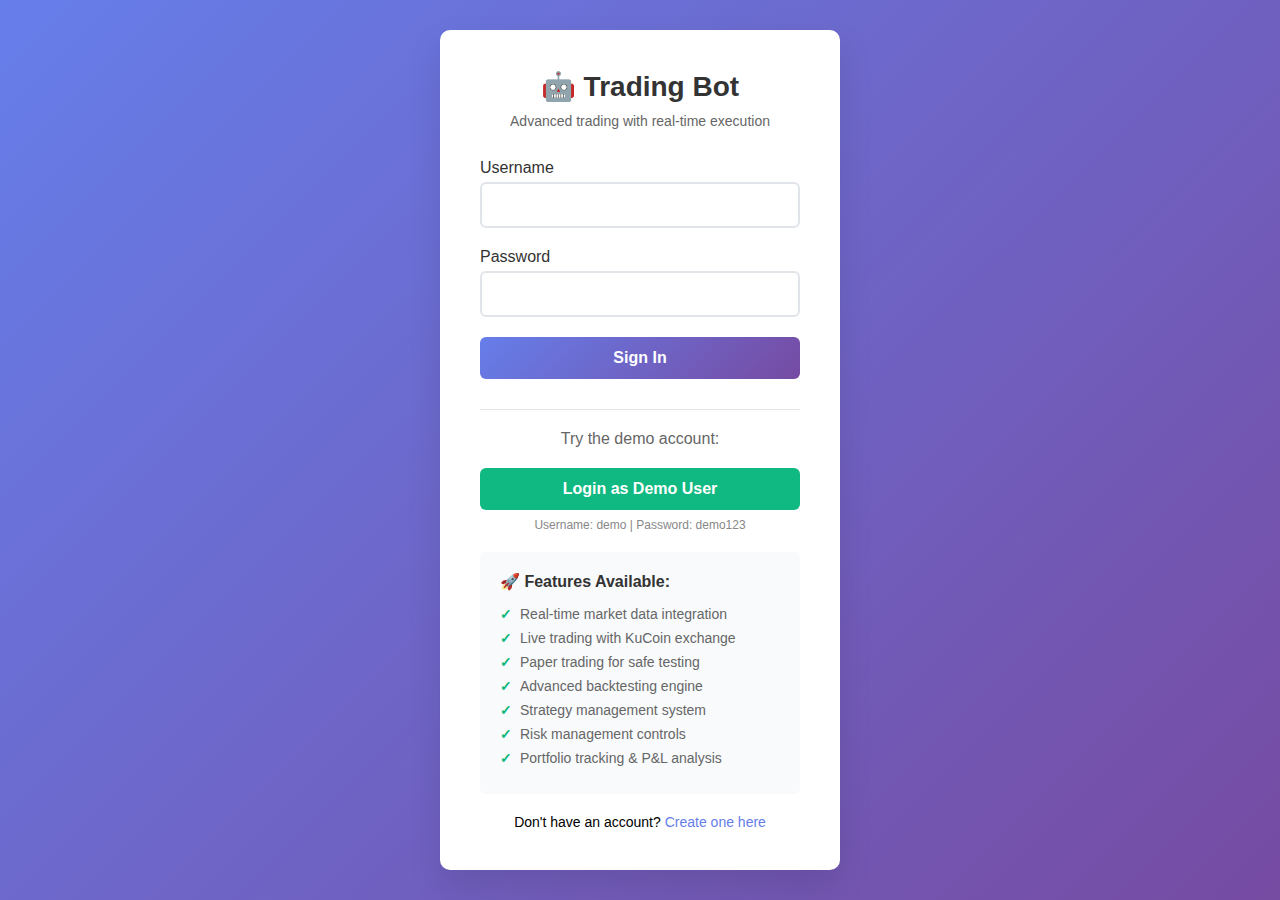
<file: src/interfaces/web/templates/login.html>
<!-- src/interfaces/web/templates/login.html -->

<!DOCTYPE html>
<html lang="en">
<head>
    <meta charset="UTF-8">
    <meta name="viewport" content="width=device-width, initial-scale=1.0">
    <title>Login - Light Trading Bot</title>
    <style>
        * {
            margin: 0;
            padding: 0;
            box-sizing: border-box;
        }

        body {
            font-family: 'Segoe UI', Tahoma, Geneva, Verdana, sans-serif;
            background: linear-gradient(135deg, #667eea 0%, #764ba2 100%);
            min-height: 100vh;
            display: flex;
            align-items: center;
            justify-content: center;
            padding: 20px;
        }

        .login-container {
            background: white;
            padding: 40px;
            border-radius: 10px;
            box-shadow: 0 15px 35px rgba(0, 0, 0, 0.1);
            width: 100%;
            max-width: 400px;
        }

        .login-header {
            text-align: center;
            margin-bottom: 30px;
        }

        .login-header h1 {
            color: #333;
            margin-bottom: 10px;
            font-size: 28px;
        }

        .login-header p {
            color: #666;
            font-size: 14px;
        }

        .form-group {
            margin-bottom: 20px;
        }

        .form-group label {
            display: block;
            margin-bottom: 5px;
            color: #333;
            font-weight: 500;
        }

        .form-group input {
            width: 100%;
            padding: 12px;
            border: 2px solid #e1e5e9;
            border-radius: 6px;
            font-size: 16px;
            transition: border-color 0.3s ease;
        }

        .form-group input:focus {
            outline: none;
            border-color: #667eea;
        }

        .btn {
            width: 100%;
            padding: 12px;
            background: linear-gradient(135deg, #667eea 0%, #764ba2 100%);
            color: white;
            border: none;
            border-radius: 6px;
            font-size: 16px;
            font-weight: 600;
            cursor: pointer;
            transition: transform 0.2s ease;
        }

        .btn:hover {
            transform: translateY(-2px);
        }

        .btn:disabled {
            opacity: 0.6;
            cursor: not-allowed;
            transform: none;
        }

        .demo-section {
            margin-top: 30px;
            padding-top: 20px;
            border-top: 1px solid #e1e5e9;
            text-align: center;
        }

        .demo-btn {
            background: #10b981;
            margin-top: 10px;
        }

        .error-message {
            background: #fee2e2;
            color: #dc2626;
            padding: 10px;
            border-radius: 6px;
            margin-bottom: 20px;
            font-size: 14px;
            display: none;
        }

        .success-message {
            background: #d1fae5;
            color: #059669;
            padding: 10px;
            border-radius: 6px;
            margin-bottom: 20px;
            font-size: 14px;
            display: none;
        }

        .register-link {
            text-align: center;
            margin-top: 20px;
            font-size: 14px;
        }

        .register-link a {
            color: #667eea;
            text-decoration: none;
        }

        .register-link a:hover {
            text-decoration: underline;
        }

        .loading-spinner {
            display: none;
            width: 20px;
            height: 20px;
            border: 2px solid #ffffff;
            border-top: 2px solid transparent;
            border-radius: 50%;
            animation: spin 1s linear infinite;
            margin: 0 auto;
        }

        @keyframes spin {
            0% { transform: rotate(0deg); }
            100% { transform: rotate(360deg); }
        }

        .features-list {
            background: #f8fafc;
            padding: 20px;
            border-radius: 6px;
            margin-top: 20px;
        }

        .features-list h3 {
            color: #333;
            margin-bottom: 15px;
            font-size: 16px;
        }

        .features-list ul {
            list-style: none;
            font-size: 14px;
            color: #666;
        }

        .features-list li {
            margin-bottom: 8px;
            position: relative;
            padding-left: 20px;
        }

        .features-list li:before {
            content: "✓";
            position: absolute;
            left: 0;
            color: #10b981;
            font-weight: bold;
        }
    </style>
</head>
<body>
    <div class="login-container">
        <div class="login-header">
            <h1>🤖 Trading Bot</h1>
            <p>Advanced trading with real-time execution</p>
        </div>

        <div id="error-message" class="error-message"></div>
        <div id="success-message" class="success-message"></div>

        <form id="login-form">
            <div class="form-group">
                <label for="username">Username</label>
                <input type="text" id="username" name="username" required>
            </div>

            <div class="form-group">
                <label for="password">Password</label>
                <input type="password" id="password" name="password" required>
            </div>

            <button type="submit" class="btn" id="login-btn">
                <span id="login-text">Sign In</span>
                <div id="login-spinner" class="loading-spinner"></div>
            </button>
        </form>

        <div class="demo-section">
            <p style="color: #666; margin-bottom: 10px;">Try the demo account:</p>
            <button type="button" class="btn demo-btn" id="demo-btn">
                <span id="demo-text">Login as Demo User</span>
                <div id="demo-spinner" class="loading-spinner"></div>
            </button>
            <p style="color: #888; font-size: 12px; margin-top: 8px;">
                Username: demo | Password: demo123
            </p>
        </div>

        <div class="features-list">
            <h3>🚀 Features Available:</h3>
            <ul>
                <li>Real-time market data integration</li>
                <li>Live trading with KuCoin exchange</li>
                <li>Paper trading for safe testing</li>
                <li>Advanced backtesting engine</li>
                <li>Strategy management system</li>
                <li>Risk management controls</li>
                <li>Portfolio tracking & P&L analysis</li>
            </ul>
        </div>

        <div class="register-link">
            <p>Don't have an account? <a href="#" id="register-link">Create one here</a></p>
        </div>
    </div>

    <script>
        class LoginManager {
            constructor() {
                this.setupEventListeners();
                this.checkExistingAuth();
            }

            setupEventListeners() {
                const loginForm = document.getElementById('login-form');
                const demoBtn = document.getElementById('demo-btn');
                const registerLink = document.getElementById('register-link');

                loginForm.addEventListener('submit', (e) => this.handleLogin(e));
                demoBtn.addEventListener('click', () => this.handleDemoLogin());
                registerLink.addEventListener('click', (e) => this.handleRegister(e));
            }

            checkExistingAuth() {
                const token = localStorage.getItem('access_token');
                if (token) {
                    // Validate token
                    this.validateToken(token);
                }
            }

            async validateToken(token) {
                try {
                    const response = await fetch('/auth/validate-token', {
                        headers: {
                            'Authorization': `Bearer ${token}`
                        }
                    });

                    if (response.ok) {
                        // Token is valid, redirect to dashboard
                        window.location.href = '/';
                    } else {
                        // Token is invalid, remove it
                        localStorage.removeItem('access_token');
                    }
                } catch (error) {
                    console.error('Token validation failed:', error);
                    localStorage.removeItem('access_token');
                }
            }

            async handleLogin(event) {
                event.preventDefault();

                const username = document.getElementById('username').value;
                const password = document.getElementById('password').value;

                if (!username || !password) {
                    this.showError('Please enter both username and password');
                    return;
                }

                this.setLoadingState('login', true);

                try {
                    const response = await fetch('/auth/login', {
                        method: 'POST',
                        headers: {
                            'Content-Type': 'application/json'
                        },
                        body: JSON.stringify({ username, password })
                    });

                    const data = await response.json();

                    if (response.ok) {
                        // Store token
                        localStorage.setItem('access_token', data.access_token);
                        
                        this.showSuccess('Login successful! Redirecting...');
                        
                        // Redirect after short delay
                        setTimeout(() => {
                            window.location.href = '/';
                        }, 1000);
                    } else {
                        this.showError(data.detail || 'Login failed');
                    }
                } catch (error) {
                    console.error('Login error:', error);
                    this.showError('Network error. Please try again.');
                } finally {
                    this.setLoadingState('login', false);
                }
            }

            async handleDemoLogin() {
                this.setLoadingState('demo', true);

                try {
                    // First create demo user if it doesn't exist
                    await fetch('/auth/create-demo-user', {
                        method: 'POST'
                    });

                    // Then login with demo credentials
                    const response = await fetch('/auth/login', {
                        method: 'POST',
                        headers: {
                            'Content-Type': 'application/json'
                        },
                        body: JSON.stringify({
                            username: 'demo',
                            password: 'demo123'
                        })
                    });

                    const data = await response.json();

                    if (response.ok) {
                        localStorage.setItem('access_token', data.access_token);
                        this.showSuccess('Demo login successful! Redirecting...');
                        
                        setTimeout(() => {
                            window.location.href = '/';
                        }, 1000);
                    } else {
                        this.showError(data.detail || 'Demo login failed');
                    }
                } catch (error) {
                    console.error('Demo login error:', error);
                    this.showError('Demo login failed. Please try again.');
                } finally {
                    this.setLoadingState('demo', false);
                }
            }

            handleRegister(event) {
                event.preventDefault();
                alert('Registration feature coming soon! For now, use the demo account to explore all features.');
            }

            setLoadingState(type, loading) {
                const btn = document.getElementById(`${type}-btn`);
                const text = document.getElementById(`${type}-text`);
                const spinner = document.getElementById(`${type}-spinner`);

                if (loading) {
                    btn.disabled = true;
                    text.style.display = 'none';
                    spinner.style.display = 'block';
                } else {
                    btn.disabled = false;
                    text.style.display = 'inline';
                    spinner.style.display = 'none';
                }
            }

            showError(message) {
                const errorEl = document.getElementById('error-message');
                const successEl = document.getElementById('success-message');
                
                successEl.style.display = 'none';
                errorEl.textContent = message;
                errorEl.style.display = 'block';

                // Hide after 5 seconds
                setTimeout(() => {
                    errorEl.style.display = 'none';
                }, 5000);
            }

            showSuccess(message) {
                const errorEl = document.getElementById('error-message');
                const successEl = document.getElementById('success-message');
                
                errorEl.style.display = 'none';
                successEl.textContent = message;
                successEl.style.display = 'block';

                // Hide after 5 seconds
                setTimeout(() => {
                    successEl.style.display = 'none';
                }, 5000);
            }
        }

        // Initialize login manager when page loads
        document.addEventListener('DOMContentLoaded', () => {
            new LoginManager();
        });
    </script>
</body>
</html>
</file>
